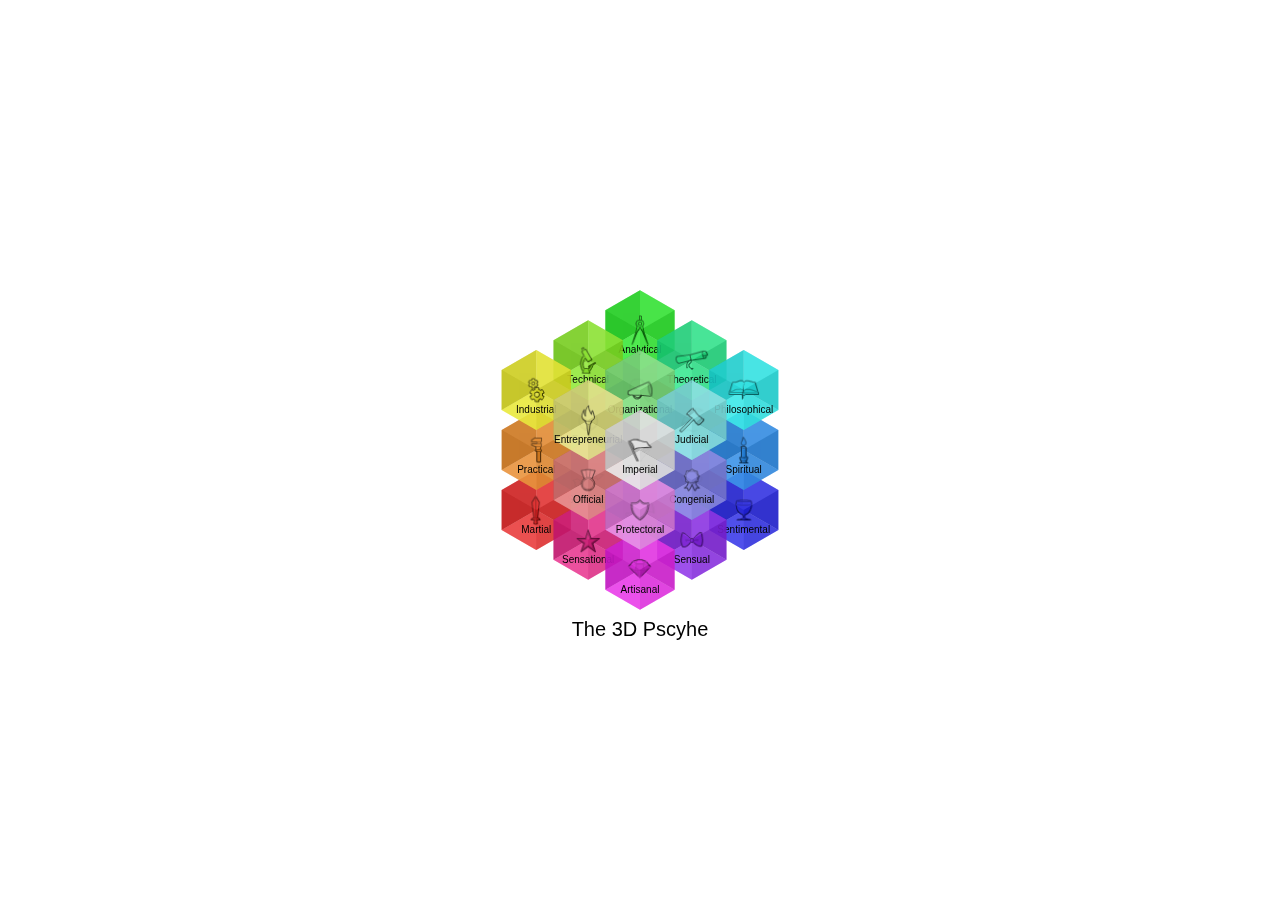
<file: old repo/index.html>
<!DOCTYPE html>

<head>
  <script src="lib/p5.js"></script>
  <script src="lib/p5.dom.min.js"></script>
  <script src="src/auxiliary.js"></script>
  <script src="src/State.js"></script>
  <script src="src/3dpsyche.js"></script>
</head>

<body>
</body>
</file>
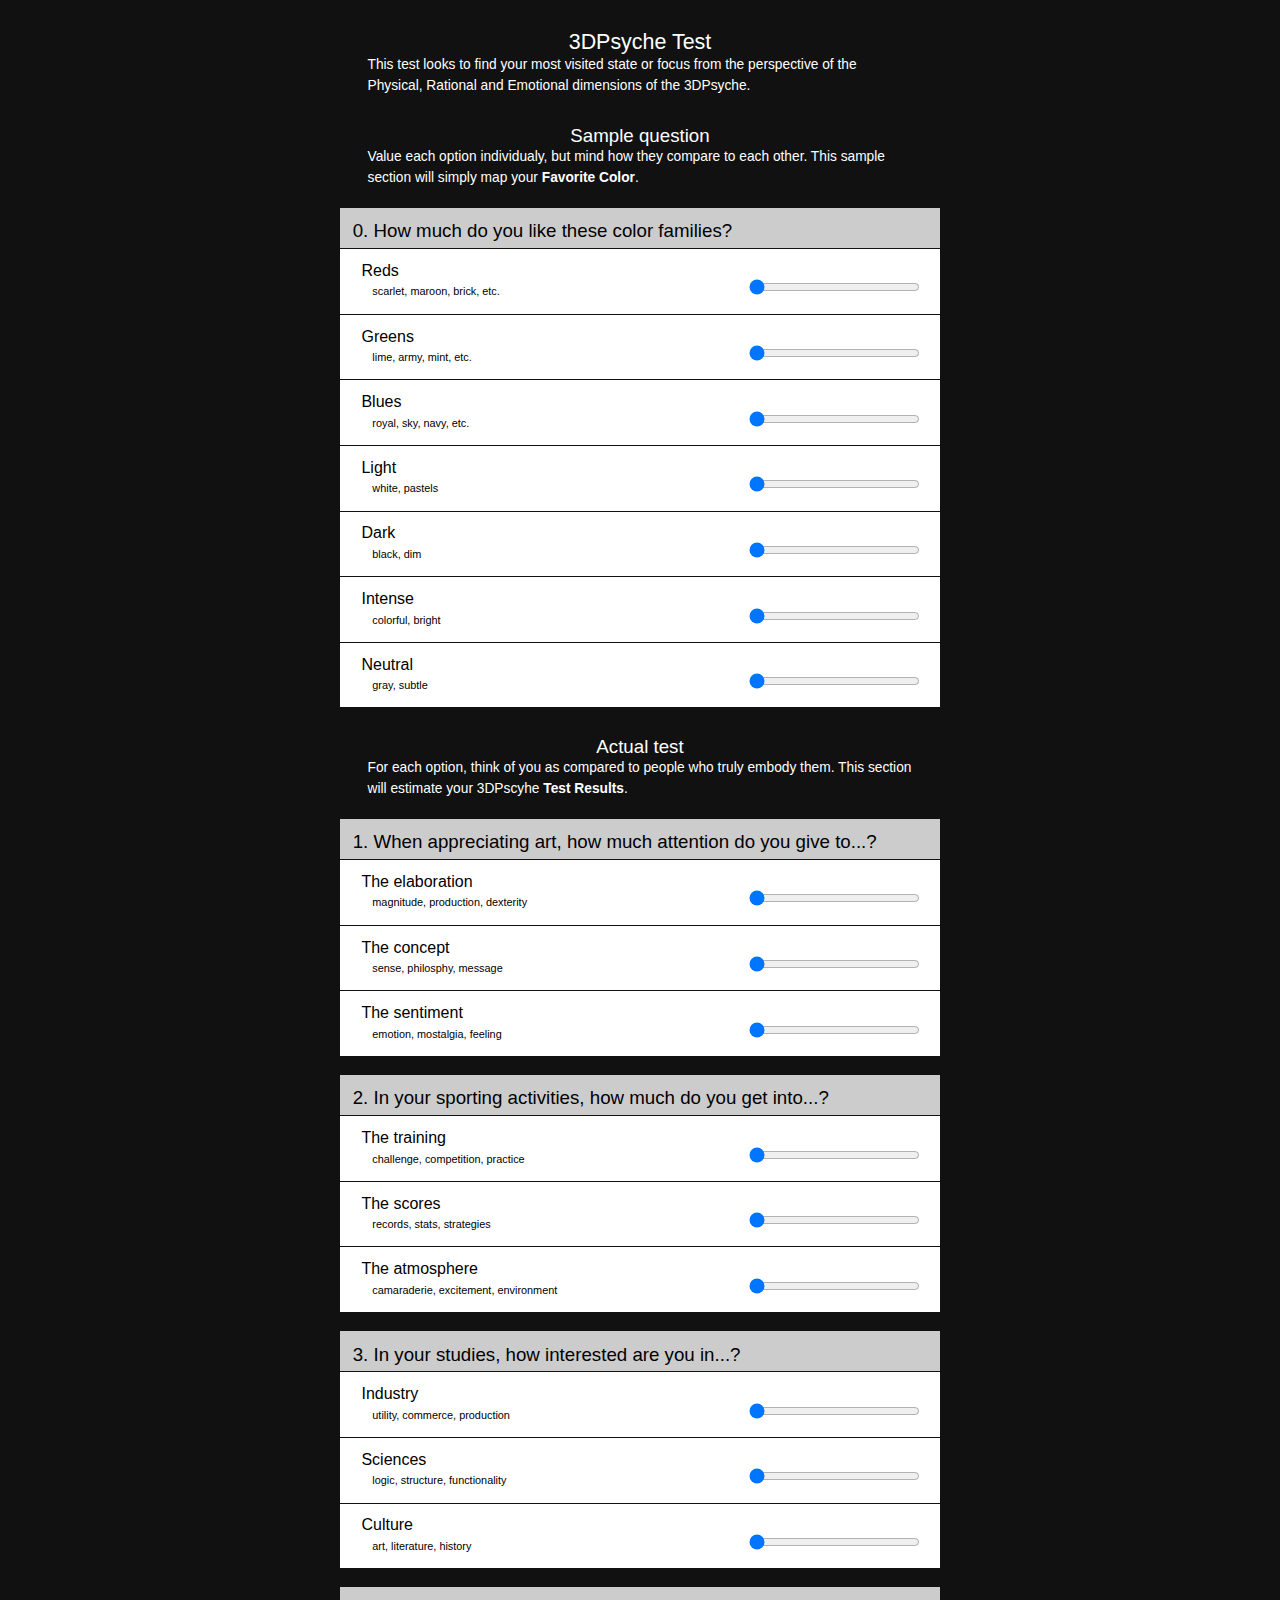
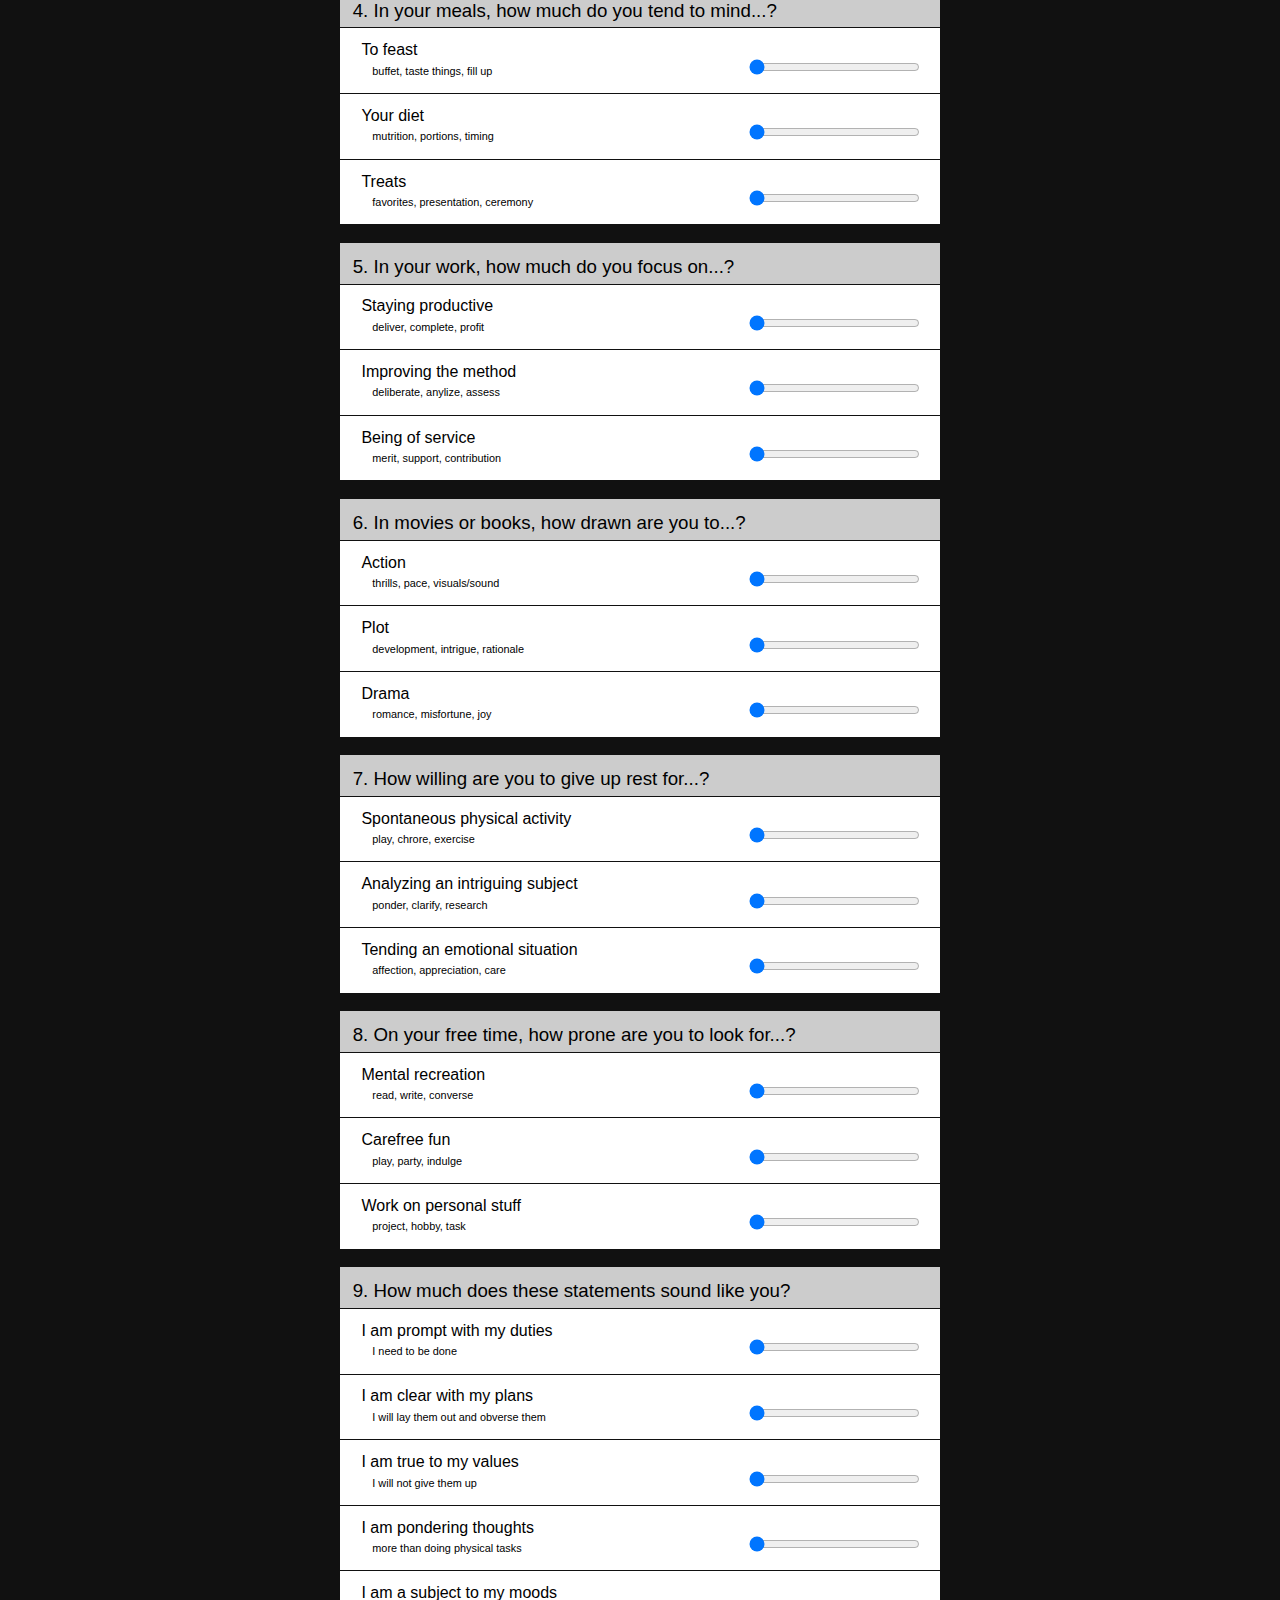
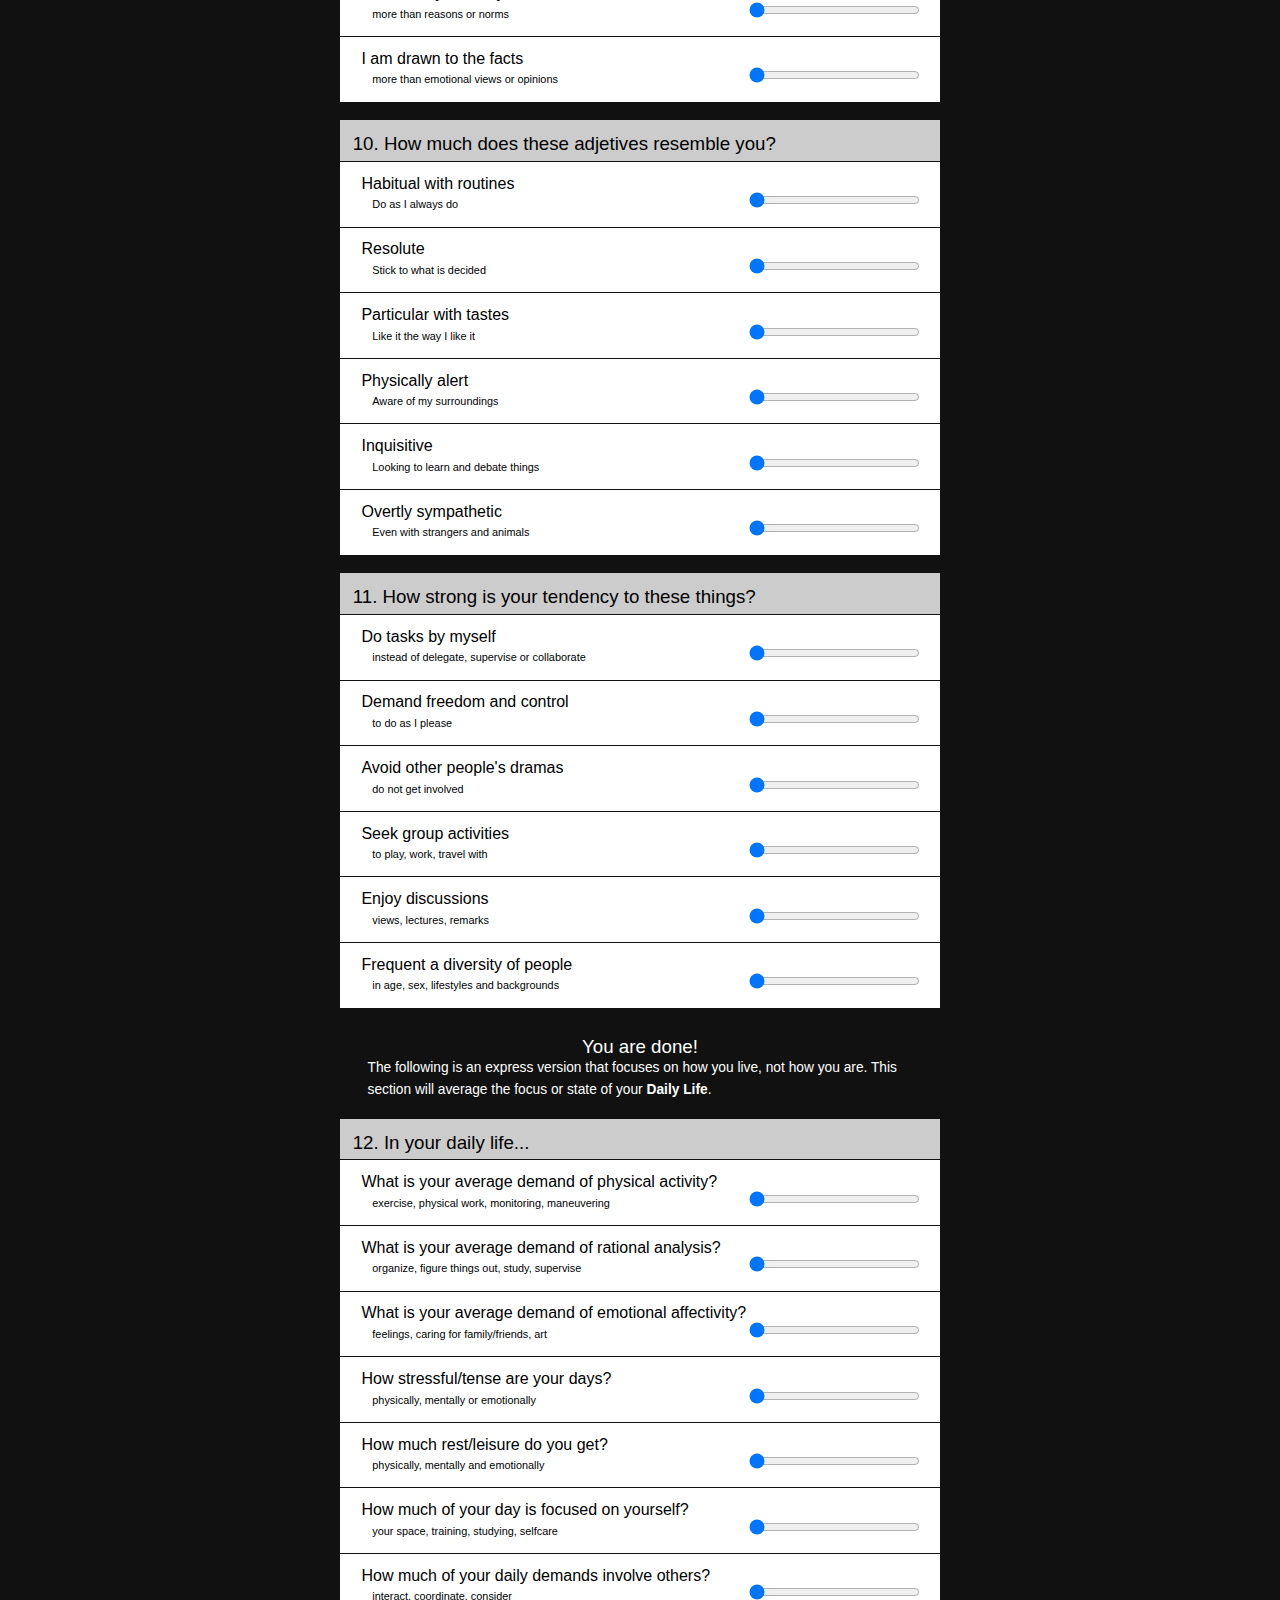
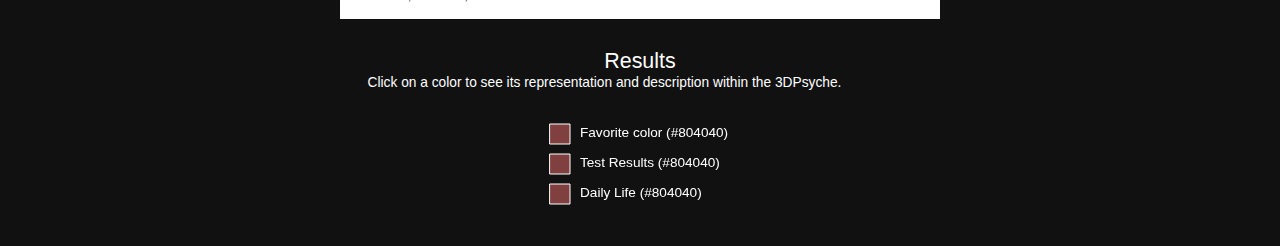
<file: test.html>
<!DOCTYPE html>
<htm>

<head>
  <script src="lib/p5.js"></script>
  <script src="lib/p5.dom.min.js"></script>
  <script src="src/auxiliary.js"></script>
  <script src="src/test.js"></script>
  <link rel="stylesheet" type="text/css" href="test.css">
</head>

<body>
</body>

</htm>
</file>
<file: test.css>
/* http://meyerweb.com/eric/tools/css/reset/ 
   v2.0 | 20110126
   License: none (public domain)
*/

html,
body,
div,
span,
applet,
object,
iframe,
h1,
h2,
h3,
h4,
h5,
h6,
p,
blockquote,
pre,
a,
abbr,
acronym,
address,
big,
cite,
code,
del,
dfn,
em,
img,
ins,
kbd,
q,
s,
samp,
small,
strike,
strong,
sub,
sup,
tt,
var,
b,
u,
i,
center,
dl,
dt,
dd,
ol,
ul,
li,
fieldset,
form,
label,
legend,
table,
caption,
tbody,
tfoot,
thead,
tr,
th,
td,
article,
aside,
canvas,
details,
embed,
figure,
figcaption,
footer,
header,
hgroup,
menu,
nav,
output,
ruby,
section,
summary,
time,
mark,
audio,
video {
  margin: 0;
  padding: 0;
  border: 0;
  font-size: 100%;
  font: inherit;
  vertical-align: baseline;
}

/* HTML5 display-role reset for older browsers */
article,
aside,
details,
figcaption,
figure,
footer,
header,
hgroup,
menu,
nav,
section {
  display: block;
}

body {
  line-height: 1;
}

ol,
ul {
  list-style: none;
}

blockquote,
q {
  quotes: none;
}

blockquote:before,
blockquote:after,
q:before,
q:after {
  content: '';
  content: none;
}

table {
  border-collapse: collapse;
  border-spacing: 0;
}

/* */

* {
  box-sizing: border-box;
}

body {
  font-family: Helvetica, Arial, sans-serif;
  margin: 1em;
  background-color: #111;
  max-width: 600px;
  margin: 0 auto 2em;
  line-height: 1.34em;
  color: #fff;
}

p {
  font-size: 0.86em;
  margin: 0 2em 0;
}

b{
  font-weight: bold;
}

h1 {
  font-size: 1.34em;
  margin: 1.5em 2em 0;
  text-align: center;
}

h2 {
  font-size: 1.17em;
  margin: 1.5em 2em 0;
  text-align: center;
}

main h1 {
  font-size: 1.17em;
  margin: 1em 0 0;
  background: #ccc;
  padding: 0.68em 0.68em 0.34em;
  color: black;
  text-align: left;
}

.answer {
  background-color: white;
  margin: 1px 0;
  padding: 0.68em 0.68em 0.68em 1.34em;
  position: relative;
  color: black;
}

.answer p {
  font-size: 1em;
  display: inline-block;
  margin: 0;
  width: 68%;
}

.answer p i {
  display: block;
  font-size: 0.68em;
  margin: 0 1em;
}

.answer input {
  display: inline-block;
  width: 30%;
}

.answer .hint {
  color: gray;
  visibility: hidden;
  pointer-events: none;
  font-size: 0.68em;
  margin: 0.68em 2em;
  position: absolute;
  top: 0;
  right: 0;
  text-align: right;
  width: 10em;
}

.answer:hover .hint {
  visibility: visible;
  color: black;
}

.answer .hint:after {
  content: "%";
}

footer canvas{
display: block;
 margin: 0 auto;
}

.fixed {
  position: fixed;
  top: 0;
  left: 0;
}
</file>
